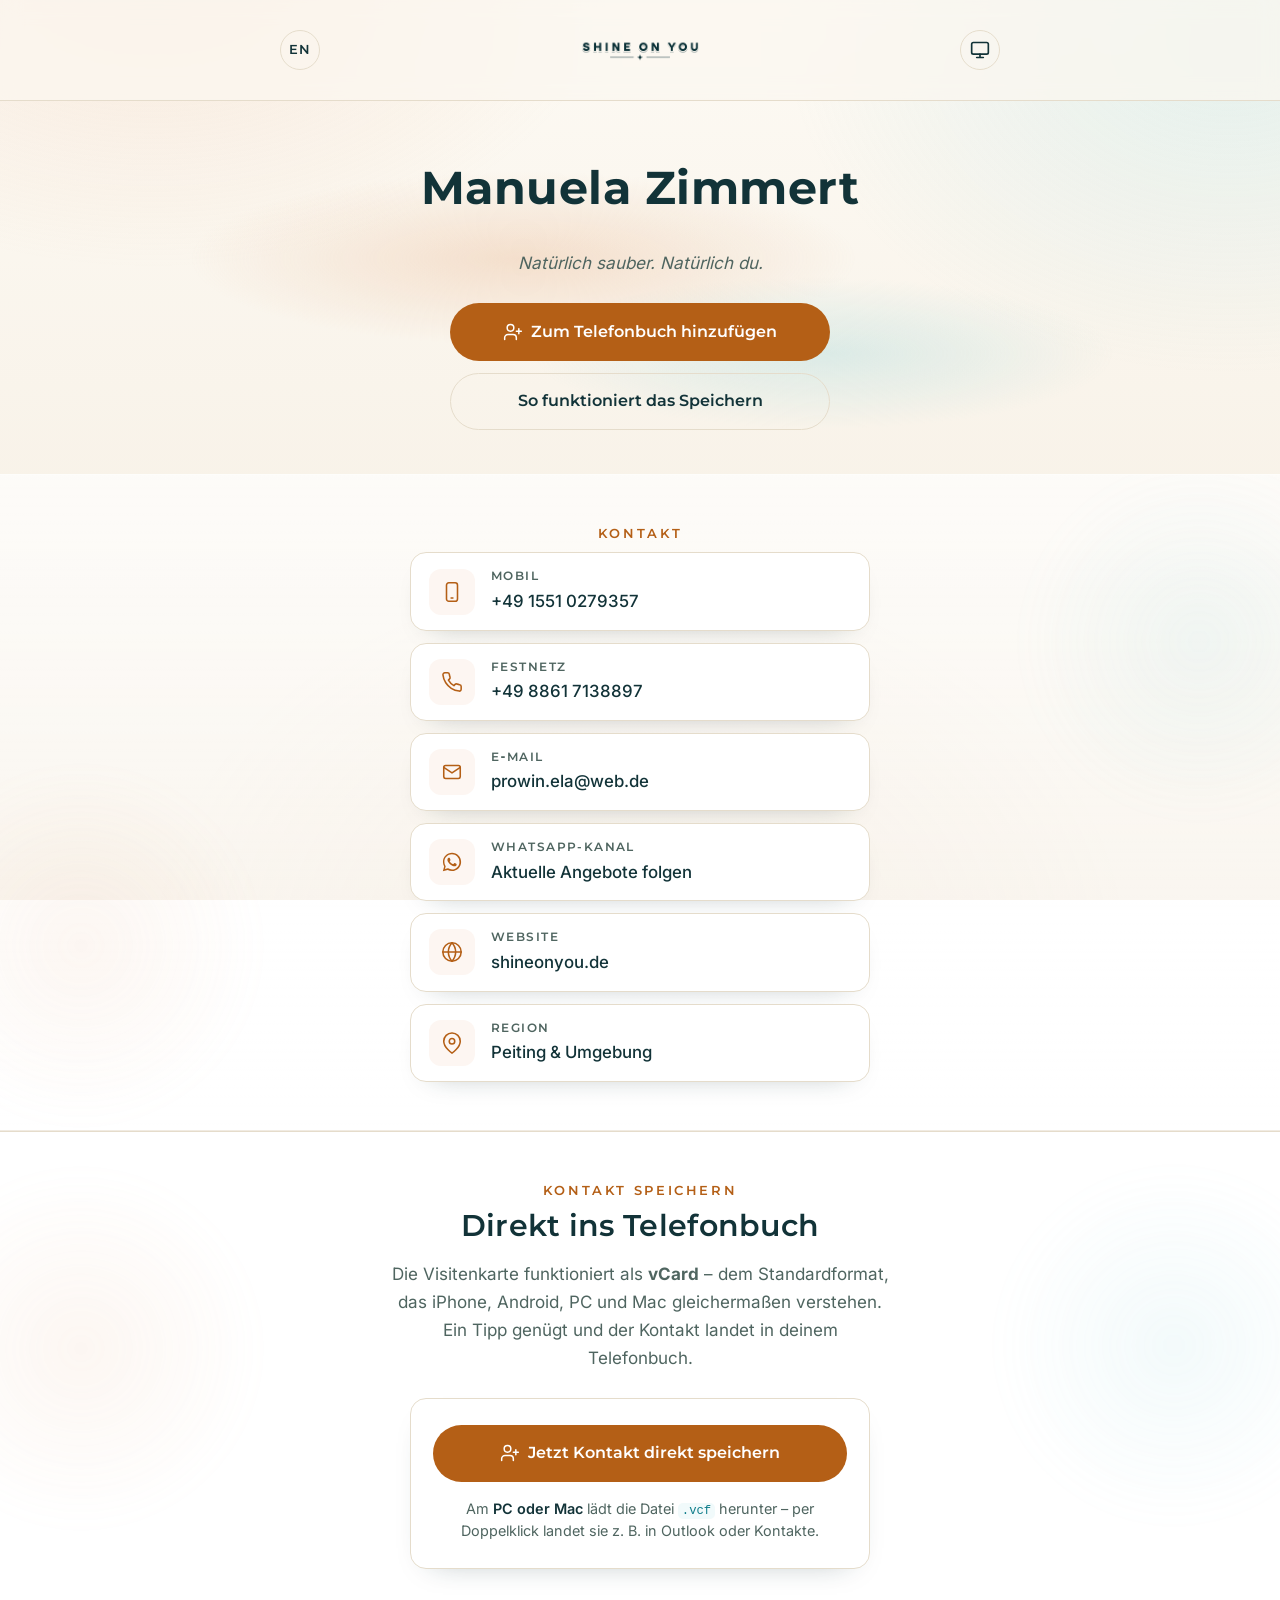
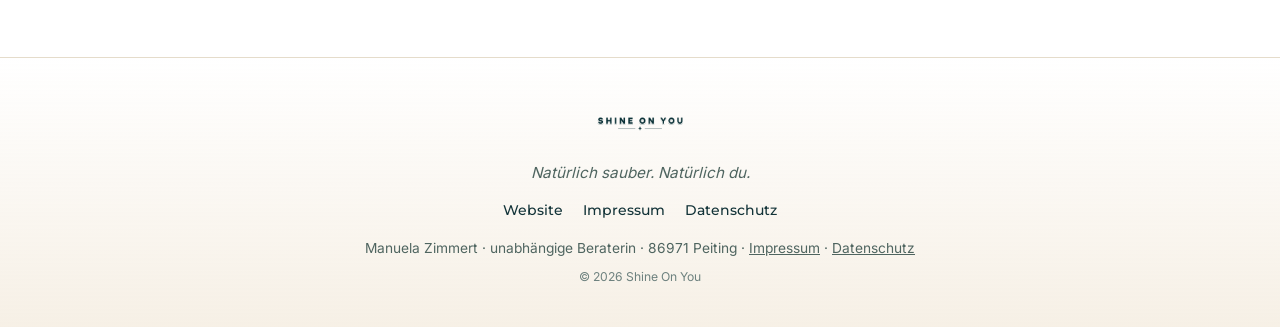
<file: index.html>
<!DOCTYPE html>
<html lang="de">
<head>
  <meta charset="UTF-8" />
  <meta name="viewport" content="width=device-width, initial-scale=1.0" />
  <title>Manuela Zimmert – Digitale Visitenkarte | Shine On You</title>
  <meta name="description" content="Digitale Visitenkarte von Manuela Zimmert – Beratung in Peiting. Kontakt per Telefon, E-Mail oder direkt ins Telefonbuch speichern (iOS, Android, vCard)." />
  <meta name="author" content="Manuela Zimmert" />
  <meta name="robots" content="noindex, nofollow" />
  <meta name="theme-color" content="#041f24" />

  <!-- Sprache des Systems: beim Einstieg auf die passende Fassung umleiten.
       Gleiche Logik wie auf shineonyou.de (dort shared/i18n.mjs). Crawler,
       automatisierte Browser und Klicks innerhalb der Karte bleiben, wo sie sind. -->
  <script>
    (function () {
      var KEY = "soy-lang", HERE = "de", FALLBACK = "en";
      var TARGET = {"de": "./", "en": "en/"};
      var has = function (k) { return Object.prototype.hasOwnProperty.call(TARGET, k); };
      /* Bewusste Wahl ueber den Umschalter merken */
      document.addEventListener("click", function (e) {
        var a = e.target && e.target.closest ? e.target.closest("a[data-lang]") : null;
        if (a) { try { localStorage.setItem(KEY, a.getAttribute("data-lang")); } catch (err) {} }
      });
      try {
        if (navigator.webdriver || /bot|crawl|spider|slurp|lighthouse|headless|preview/i.test(navigator.userAgent)) return;
        /* Wer innerhalb der Karte einem Link folgt, hat die Sprache gewaehlt */
        if (document.referrer.indexOf(location.origin + "/") === 0) return;
        var want = localStorage.getItem(KEY);
        if (!has(want)) {
          /* Erste Sprache aus der Systemliste, die es hier gibt; sonst Englisch */
          var list = navigator.languages && navigator.languages.length ? navigator.languages : [navigator.language || ""];
          want = FALLBACK;
          for (var i = 0; i < list.length; i++) {
            var l = String(list[i]).slice(0, 2).toLowerCase();
            if (has(l)) { want = l; break; }
          }
        }
        if (want !== HERE) location.replace(TARGET[want] + location.search + location.hash);
      } catch (err) { /* Speicher gesperrt: auf der aufgerufenen Seite bleiben */ }
    })();
  </script>

  <!-- Theme früh setzen (verhindert Aufblitzen des falschen Modus) -->
  <script>
    (function () {
      try {
        var stored = localStorage.getItem("soy-theme");
        var mode = stored === "light" || stored === "dark" ? stored : "system";
        var prefersLight = window.matchMedia("(prefers-color-scheme: light)").matches;
        var theme = mode === "system" ? (prefersLight ? "light" : "dark") : mode;
        document.documentElement.setAttribute("data-theme", theme);
        document.documentElement.setAttribute("data-theme-mode", mode);
      } catch (e) {
        document.documentElement.setAttribute("data-theme", "dark");
        document.documentElement.setAttribute("data-theme-mode", "system");
      }
    })();
  </script>

  <!-- Open Graph -->
  <meta property="og:title" content="Manuela Zimmert – Digitale Visitenkarte | Shine On You" />
  <meta property="og:description" content="Kontakt speichern leicht gemacht – Telefon, E-Mail und direkt ins Telefonbuch (iOS, Android, vCard)." />
  <meta property="og:type" content="profile" />
  <meta property="og:url" content="https://qr.shineonyou.de/" />
  <meta property="og:site_name" content="Shine On You" />
  <meta property="og:locale" content="de_DE" />
  <meta property="og:image" content="https://shineonyou.de/assets/img/og-image.jpg" />

  <link rel="icon" type="image/png" sizes="32x32" href="assets/img/favicon-32.png" />
  <link rel="apple-touch-icon" href="assets/img/apple-touch-icon.png" />

  <link rel="preload" as="font" type="font/woff2" href="assets/fonts/montserrat-latin.woff2" crossorigin />
  <link rel="preload" as="font" type="font/woff2" href="assets/fonts/inter-latin.woff2" crossorigin />

  <!-- Strukturierte Daten -->
  <script type="application/ld+json">
  {
    "@context": "https://schema.org",
    "@type": "Person",
    "name": "Manuela Zimmert",
    "alternateName": "Ela",
    "jobTitle": "Unabhängige Beraterin",
    "worksFor": { "@type": "Organization", "name": "Shine On You" },
    "telephone": ["+49 1551 0279357", "+49 8861 7138897"],
    "email": "prowin.ela@web.de",
    "url": "https://shineonyou.de/",
    "address": {
      "@type": "PostalAddress",
      "addressLocality": "Peiting",
      "postalCode": "86971",
      "addressCountry": "DE"
    }
  }
  </script>

  <link rel="stylesheet" href="css/fonts.css" />
  <link rel="stylesheet" href="css/card.css" />
</head>
<body>
  <!-- ===== Header ===== -->
  <header class="site-header">
    <div class="container header-inner">
      <a href="https://shineonyou.de/" class="brand" aria-label="Shine On You – zur Website">
        <img src="assets/img/wordmark.webp" alt="Shine On You" class="brand-logo" width="640" height="360" />
      </a>

      <a class="lang-switch" href="en/" hreflang="en" lang="en" data-lang="en" aria-label="English version" title="English version">EN</a>

      <button type="button" class="theme-toggle" data-theme-toggle aria-label="Zu hellem Design wechseln" aria-pressed="false">
        <svg class="icon-system" viewBox="0 0 24 24" fill="none" stroke="currentColor" stroke-width="2" stroke-linecap="round" stroke-linejoin="round" aria-hidden="true"><rect x="2" y="3" width="20" height="14" rx="2"/><path d="M8 21h8M12 17v4"/></svg>
        <svg class="icon-sun" viewBox="0 0 24 24" fill="none" stroke="currentColor" stroke-width="2" stroke-linecap="round" stroke-linejoin="round" aria-hidden="true"><circle cx="12" cy="12" r="4"/><path d="M12 2v2M12 20v2M4.93 4.93l1.41 1.41M17.66 17.66l1.41 1.41M2 12h2M20 12h2M6.34 17.66l-1.41 1.41M19.07 4.93l-1.41 1.41"/></svg>
        <svg class="icon-moon" viewBox="0 0 24 24" fill="none" stroke="currentColor" stroke-width="2" stroke-linecap="round" stroke-linejoin="round" aria-hidden="true"><path d="M21 12.79A9 9 0 1 1 11.21 3 7 7 0 0 0 21 12.79z"/></svg>
      </button>
    </div>
  </header>

  <main class="card-main">
    <!-- ===== Profil / Hero ===== -->
    <section class="hero">
      <span class="hero-glow" data-parallax="0.30" aria-hidden="true"></span>
      <div class="container">
        <div class="profile">
          <h1>Manuela Zimmert</h1>
          <br />
          <p class="profile-tag">Natürlich sauber. Natürlich du.</p>

          <div class="profile-cta">
            <a href="manuela-zimmert.vcf" class="btn btn-sun btn-block" id="saveContact" download="Manuela-Zimmert.vcf">
              <svg viewBox="0 0 24 24" fill="none" stroke="currentColor" stroke-width="1.8" stroke-linecap="round" stroke-linejoin="round" aria-hidden="true"><path d="M16 21v-2a4 4 0 0 0-4-4H6a4 4 0 0 0-4 4v2"/><circle cx="9" cy="7" r="4"/><path d="M19 8v6M22 11h-6"/></svg>
              Zum Telefonbuch hinzufügen
            </a>
            <a href="#speichern" class="btn btn-ghost btn-block">So funktioniert das Speichern</a>
          </div>
        </div>
      </div>
    </section>

    <!-- ===== Kontaktdaten ===== -->
    <section class="section section-alt" id="kontakt">
      <span class="section-glow wave" data-parallax="0.08" style="top:-12%; right:-14%;" aria-hidden="true"></span>
      <span class="section-glow sun" data-parallax="0.06" style="bottom:-16%; left:-14%;" aria-hidden="true"></span>
      <div class="container">
        <p class="section-kicker">Kontakt</p>
        <h2 class="visually-hidden">Kontaktdaten</h2>
        <ul class="contact-list">
          <li>
            <a class="contact-item" href="tel:+4915510279357" aria-label="Mobil anrufen: plus 49 1551 0279357" style="text-decoration:none;">
              <span class="contact-ic" aria-hidden="true">
                <svg viewBox="0 0 24 24" fill="none" stroke="currentColor" stroke-width="1.7" stroke-linecap="round" stroke-linejoin="round"><rect x="6" y="2" width="12" height="20" rx="2.5"/><path d="M11 18.5h2"/></svg>
              </span>
              <span class="contact-text">
                <span class="contact-label">Mobil</span>
                <span class="contact-value">+49 1551 0279357</span>
              </span>
            </a>
          </li>
          <li>
            <a class="contact-item" href="tel:+4988617138897" aria-label="Festnetz anrufen: plus 49 8861 7138897" style="text-decoration:none;">
              <span class="contact-ic" aria-hidden="true">
                <svg viewBox="0 0 24 24" fill="none" stroke="currentColor" stroke-width="1.7" stroke-linecap="round" stroke-linejoin="round"><path d="M22 16.92v3a2 2 0 0 1-2.18 2 19.79 19.79 0 0 1-8.63-3.07 19.5 19.5 0 0 1-6-6 19.79 19.79 0 0 1-3.07-8.67A2 2 0 0 1 4.11 2h3a2 2 0 0 1 2 1.72c.13.96.36 1.9.7 2.81a2 2 0 0 1-.45 2.11L8.09 9.91a16 16 0 0 0 6 6l1.27-1.27a2 2 0 0 1 2.11-.45c.9.34 1.85.57 2.81.7A2 2 0 0 1 22 16.92z"/></svg>
              </span>
              <span class="contact-text">
                <span class="contact-label">Festnetz</span>
                <span class="contact-value">+49 8861 7138897</span>
              </span>
            </a>
          </li>
          <li>
            <a class="contact-item" href="mailto:prowin.ela@web.de" style="text-decoration:none;">
              <span class="contact-ic" aria-hidden="true">
                <svg viewBox="0 0 24 24" fill="none" stroke="currentColor" stroke-width="1.7" stroke-linecap="round" stroke-linejoin="round"><rect x="3" y="5" width="18" height="14" rx="2"/><path d="m3 7 9 6 9-6"/></svg>
              </span>
              <span class="contact-text">
                <span class="contact-label">E‑Mail</span>
                <span class="contact-value">prowin.ela@web.de</span>
              </span>
            </a>
          </li>
          <li>
            <a class="contact-item" href="https://whatsapp.com/channel/0029VbClTooIiRp0MGUxjS3F" target="_blank" rel="noopener" style="text-decoration:none;">
              <span class="contact-ic" aria-hidden="true">
                <svg viewBox="0 0 24 24" fill="currentColor"><path d="M12.04 2C6.58 2 2.13 6.45 2.13 11.91c0 1.75.46 3.46 1.32 4.97L2 22l5.25-1.38c1.45.79 3.08 1.21 4.79 1.21 5.46 0 9.91-4.45 9.91-9.91S17.5 2 12.04 2zm0 18.13c-1.52 0-3-.41-4.3-1.18l-.31-.18-3.12.82.83-3.04-.2-.31a8.2 8.2 0 0 1-1.26-4.35c0-4.54 3.7-8.23 8.24-8.23 2.2 0 4.27.86 5.82 2.42a8.16 8.16 0 0 1 2.41 5.82c0 4.54-3.69 8.24-8.23 8.24zm4.52-6.16c-.25-.12-1.47-.72-1.69-.81-.23-.08-.39-.12-.56.12-.16.25-.64.81-.79.97-.14.16-.29.18-.54.06-.25-.12-1.05-.39-1.99-1.23-.74-.66-1.23-1.47-1.38-1.72-.14-.25-.02-.38.11-.5.11-.11.25-.29.37-.43.12-.14.16-.25.25-.41.08-.16.04-.31-.02-.43-.06-.12-.56-1.34-.76-1.84-.2-.48-.41-.42-.56-.43-.14-.01-.31-.01-.48-.01-.16 0-.43.06-.66.31-.23.25-.87.85-.87 2.07 0 1.22.89 2.4 1.01 2.56.12.16 1.75 2.67 4.23 3.74.59.26 1.05.41 1.41.52.59.19 1.13.16 1.56.1.48-.07 1.47-.6 1.68-1.18.21-.58.21-1.07.14-1.18-.06-.11-.22-.17-.47-.29z"/></svg>
              </span>
              <span class="contact-text">
                <span class="contact-label">WhatsApp-Kanal</span>
                <span class="contact-value">Aktuelle Angebote folgen</span>
              </span>
            </a>
          </li>
          <li>
            <a class="contact-item" href="https://shineonyou.de/" style="text-decoration:none;">
              <span class="contact-ic" aria-hidden="true">
                <svg viewBox="0 0 24 24" fill="none" stroke="currentColor" stroke-width="1.7" stroke-linecap="round" stroke-linejoin="round"><circle cx="12" cy="12" r="10"/><path d="M2 12h20"/><path d="M12 2a15.3 15.3 0 0 1 4 10 15.3 15.3 0 0 1-4 10 15.3 15.3 0 0 1-4-10 15.3 15.3 0 0 1 4-10z"/></svg>
              </span>
              <span class="contact-text">
                <span class="contact-label">Website</span>
                <span class="contact-value">shineonyou.de</span>
              </span>
            </a>
          </li>
          <li>
            <div class="contact-item">
              <span class="contact-ic" aria-hidden="true">
                <svg viewBox="0 0 24 24" fill="none" stroke="currentColor" stroke-width="1.7" stroke-linecap="round" stroke-linejoin="round"><path d="M21 10c0 7-9 13-9 13s-9-6-9-13a9 9 0 0 1 18 0z"/><circle cx="12" cy="10" r="3"/></svg>
              </span>
              <span class="contact-text">
                <span class="contact-label">Region</span>
                <span class="contact-value">Peiting &amp; Umgebung</span>
              </span>
            </div>
          </li>
        </ul>
      </div>
    </section>

    <!-- ===== Speichern / QR ===== -->
    <section class="section" id="speichern">
      <span class="section-glow sun" data-parallax="0.07" style="top:4%; left:-14%;" aria-hidden="true"></span>
      <span class="section-glow wave" data-parallax="0.09" style="bottom:-14%; right:-12%;" aria-hidden="true"></span>
      <div class="container">
        <p class="section-kicker">Kontakt speichern</p>
        <h2>Direkt ins Telefonbuch</h2>
        <p class="section-sub">
          Die Visitenkarte funktioniert als <strong>vCard</strong> – dem Standardformat,
          das iPhone, Android, PC und Mac gleichermaßen verstehen. Ein Tipp genügt und
          der Kontakt landet in deinem Telefonbuch.
        </p>

        <!-- Ein Weg für alle Geräte – die vCard ist überall dieselbe Datei -->
        <div class="save-box">
          <a href="manuela-zimmert.vcf" class="btn btn-sun btn-save" download="Manuela-Zimmert.vcf">
            <svg viewBox="0 0 24 24" fill="none" stroke="currentColor" stroke-width="1.8" stroke-linecap="round" stroke-linejoin="round" aria-hidden="true"><path d="M16 21v-2a4 4 0 0 0-4-4H6a4 4 0 0 0-4 4v2"/><circle cx="9" cy="7" r="4"/><path d="M19 8v6M22 11h-6"/></svg>
            Jetzt Kontakt direkt speichern
          </a>

          <ul class="save-hints">
            <li data-platform="ios">
              Auf dem <strong>iPhone</strong> öffnet sich die Kontaktkarte – dann auf
              „Neuen Kontakt sichern" tippen.
            </li>
            <li data-platform="android">
              Auf <strong>Android</strong> wird die vCard geladen – dann in
              „Kontakte importieren" bestätigen.
            </li>
            <li data-platform="desktop">
              Am <strong>PC oder Mac</strong> lädt die Datei <code>.vcf</code> herunter –
              per Doppelklick landet sie z.&nbsp;B. in Outlook oder Kontakte.
            </li>
          </ul>
        </div>
      </div>
    </section>
  </main>

  <!-- ===== Footer ===== -->
  <footer class="site-footer">
    <div class="container">
      <img src="assets/img/wordmark.webp" alt="Shine On You" class="footer-logo" width="640" height="360" loading="lazy" decoding="async" />
      <p class="footer-tag">Natürlich sauber. Natürlich du.</p>
      <nav class="footer-nav" aria-label="Footer-Navigation">
        <a href="https://shineonyou.de/">Website</a>
        <a href="https://shineonyou.de/impressum.html">Impressum</a>
        <a href="https://shineonyou.de/datenschutz.html">Datenschutz</a>
      </nav>
      <p class="footer-legal">
        Manuela Zimmert · unabhängige Beraterin · 86971 Peiting ·
        <a href="https://shineonyou.de/impressum.html">Impressum</a> ·
        <a href="https://shineonyou.de/datenschutz.html">Datenschutz</a>
      </p>
      <p class="footer-fine">&copy; <span id="year"></span> Shine On You</p>
    </div>
  </footer>

  <script src="js/theme.js" defer></script>
  <script src="js/card.js"></script>
</body>
</html>
</file>
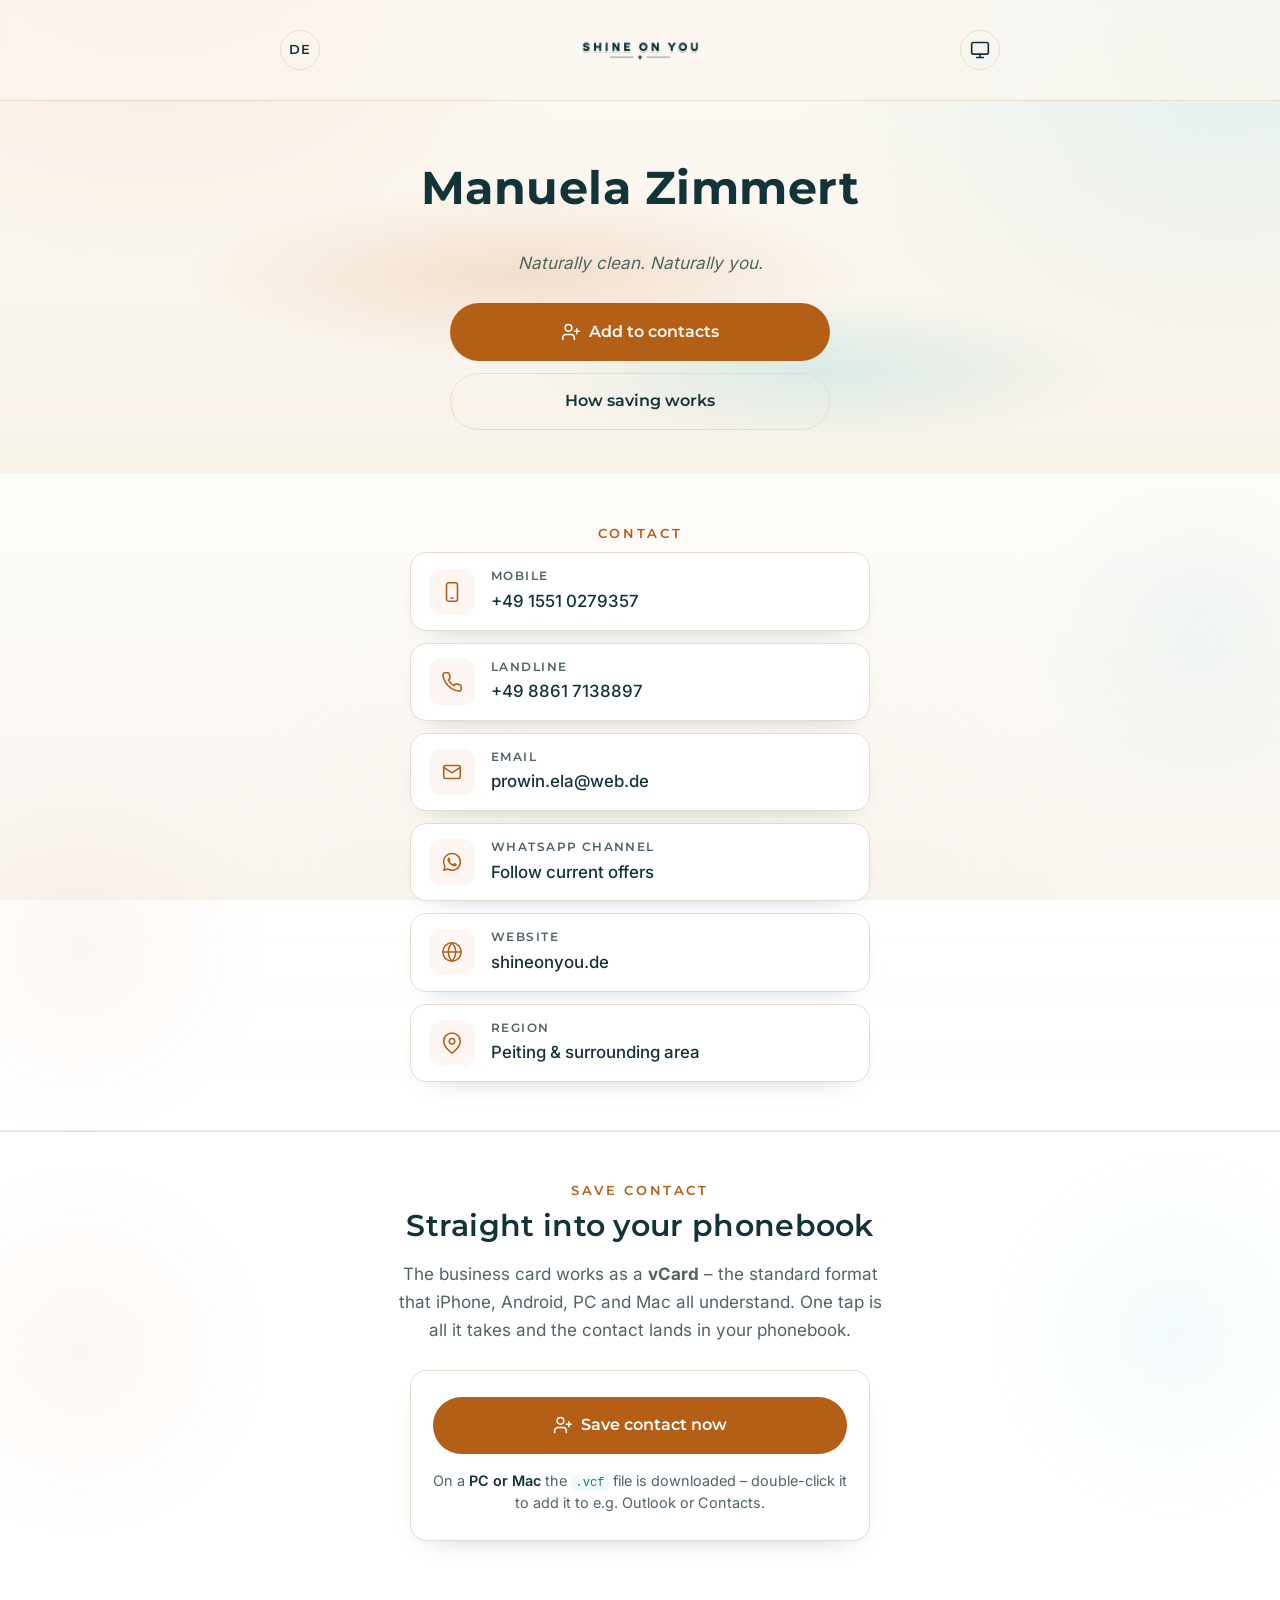
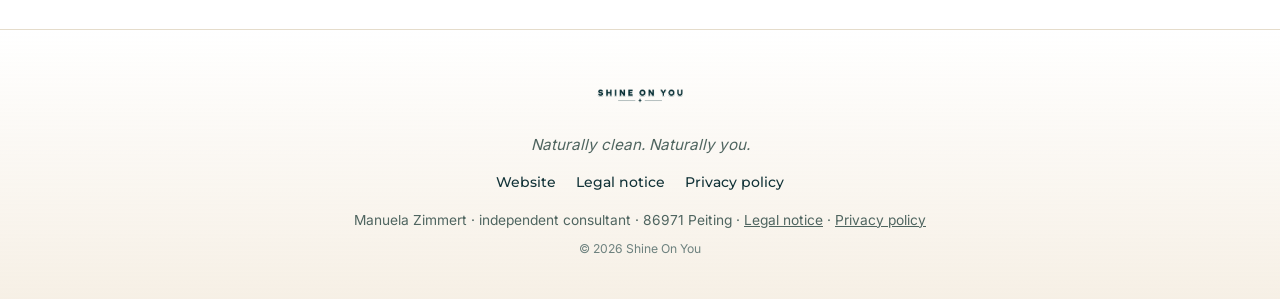
<file: en/index.html>
<!DOCTYPE html>
<html lang="en">
<head>
  <meta charset="UTF-8" />
  <meta name="viewport" content="width=device-width, initial-scale=1.0" />
  <title>Manuela Zimmert – Digital business card | Shine On You</title>
  <meta name="description" content="Digital business card of Manuela Zimmert – consultation in Peiting. Get in touch by phone or email, or save the contact straight to your phonebook (iOS, Android, vCard)." />
  <meta name="author" content="Manuela Zimmert" />
  <meta name="robots" content="noindex, nofollow" />
  <meta name="theme-color" content="#041f24" />

  <!-- Sprache des Systems: beim Einstieg auf die passende Fassung umleiten.
       Gleiche Logik wie auf shineonyou.de (dort shared/i18n.mjs). Crawler,
       automatisierte Browser und Klicks innerhalb der Karte bleiben, wo sie sind. -->
  <script>
    (function () {
      var KEY = "soy-lang", HERE = "en", FALLBACK = "en";
      var TARGET = {"de": "../", "en": "./"};
      var has = function (k) { return Object.prototype.hasOwnProperty.call(TARGET, k); };
      /* Bewusste Wahl ueber den Umschalter merken */
      document.addEventListener("click", function (e) {
        var a = e.target && e.target.closest ? e.target.closest("a[data-lang]") : null;
        if (a) { try { localStorage.setItem(KEY, a.getAttribute("data-lang")); } catch (err) {} }
      });
      try {
        if (navigator.webdriver || /bot|crawl|spider|slurp|lighthouse|headless|preview/i.test(navigator.userAgent)) return;
        /* Wer innerhalb der Karte einem Link folgt, hat die Sprache gewaehlt */
        if (document.referrer.indexOf(location.origin + "/") === 0) return;
        var want = localStorage.getItem(KEY);
        if (!has(want)) {
          /* Erste Sprache aus der Systemliste, die es hier gibt; sonst Englisch */
          var list = navigator.languages && navigator.languages.length ? navigator.languages : [navigator.language || ""];
          want = FALLBACK;
          for (var i = 0; i < list.length; i++) {
            var l = String(list[i]).slice(0, 2).toLowerCase();
            if (has(l)) { want = l; break; }
          }
        }
        if (want !== HERE) location.replace(TARGET[want] + location.search + location.hash);
      } catch (err) { /* Speicher gesperrt: auf der aufgerufenen Seite bleiben */ }
    })();
  </script>

  <!-- Theme frueh setzen (verhindert Aufblitzen des falschen Modus) -->
  <script>
    (function () {
      try {
        var stored = localStorage.getItem("soy-theme");
        var mode = stored === "light" || stored === "dark" ? stored : "system";
        var prefersLight = window.matchMedia("(prefers-color-scheme: light)").matches;
        var theme = mode === "system" ? (prefersLight ? "light" : "dark") : mode;
        document.documentElement.setAttribute("data-theme", theme);
        document.documentElement.setAttribute("data-theme-mode", mode);
      } catch (e) {
        document.documentElement.setAttribute("data-theme", "dark");
        document.documentElement.setAttribute("data-theme-mode", "system");
      }
    })();
  </script>

  <!-- Open Graph -->
  <meta property="og:title" content="Manuela Zimmert – Digital business card | Shine On You" />
  <meta property="og:description" content="Saving the contact made easy – phone, email and straight into your phonebook (iOS, Android, vCard)." />
  <meta property="og:type" content="profile" />
  <meta property="og:url" content="https://qr.shineonyou.de/en/" />
  <meta property="og:site_name" content="Shine On You" />
  <meta property="og:locale" content="en_GB" />
  <meta property="og:image" content="https://shineonyou.de/assets/img/og-image.jpg" />

  <link rel="icon" type="image/png" sizes="32x32" href="../assets/img/favicon-32.png" />
  <link rel="apple-touch-icon" href="../assets/img/apple-touch-icon.png" />

  <link rel="preload" as="font" type="font/woff2" href="../assets/fonts/montserrat-latin.woff2" crossorigin />
  <link rel="preload" as="font" type="font/woff2" href="../assets/fonts/inter-latin.woff2" crossorigin />

  <!-- Strukturierte Daten -->
  <script type="application/ld+json">
  {
    "@context": "https://schema.org",
    "@type": "Person",
    "name": "Manuela Zimmert",
    "alternateName": "Ela",
    "jobTitle": "Independent consultant",
    "worksFor": { "@type": "Organization", "name": "Shine On You" },
    "telephone": ["+49 1551 0279357", "+49 8861 7138897"],
    "email": "prowin.ela@web.de",
    "url": "https://shineonyou.de/",
    "address": {
      "@type": "PostalAddress",
      "addressLocality": "Peiting",
      "postalCode": "86971",
      "addressCountry": "DE"
    }
  }
  </script>

  <link rel="stylesheet" href="../css/fonts.css" />
  <link rel="stylesheet" href="../css/card.css" />
</head>
<body>
  <!-- ===== Header ===== -->
  <header class="site-header">
    <div class="container header-inner">
      <a href="https://shineonyou.de/en/" class="brand" aria-label="Shine On You – to the website">
        <img src="../assets/img/wordmark.webp" alt="Shine On You" class="brand-logo" width="640" height="360" />
      </a>

      <a class="lang-switch" href="../" hreflang="de" lang="de" data-lang="de" aria-label="Deutsche Version" title="Deutsche Version">DE</a>

      <button type="button" class="theme-toggle" data-theme-toggle aria-label="Switch to light design" aria-pressed="false">
        <svg class="icon-system" viewBox="0 0 24 24" fill="none" stroke="currentColor" stroke-width="2" stroke-linecap="round" stroke-linejoin="round" aria-hidden="true"><rect x="2" y="3" width="20" height="14" rx="2"/><path d="M8 21h8M12 17v4"/></svg>
        <svg class="icon-sun" viewBox="0 0 24 24" fill="none" stroke="currentColor" stroke-width="2" stroke-linecap="round" stroke-linejoin="round" aria-hidden="true"><circle cx="12" cy="12" r="4"/><path d="M12 2v2M12 20v2M4.93 4.93l1.41 1.41M17.66 17.66l1.41 1.41M2 12h2M20 12h2M6.34 17.66l-1.41 1.41M19.07 4.93l-1.41 1.41"/></svg>
        <svg class="icon-moon" viewBox="0 0 24 24" fill="none" stroke="currentColor" stroke-width="2" stroke-linecap="round" stroke-linejoin="round" aria-hidden="true"><path d="M21 12.79A9 9 0 1 1 11.21 3 7 7 0 0 0 21 12.79z"/></svg>
      </button>
    </div>
  </header>

  <main class="card-main">
    <!-- ===== Profil / Hero ===== -->
    <section class="hero">
      <span class="hero-glow" data-parallax="0.30" aria-hidden="true"></span>
      <div class="container">
        <div class="profile">
          <h1>Manuela Zimmert</h1>
          <br />
          <p class="profile-tag">Naturally clean. Naturally you.</p>

          <div class="profile-cta">
            <a href="../manuela-zimmert.vcf" class="btn btn-sun btn-block" id="saveContact" download="Manuela-Zimmert.vcf">
              <svg viewBox="0 0 24 24" fill="none" stroke="currentColor" stroke-width="1.8" stroke-linecap="round" stroke-linejoin="round" aria-hidden="true"><path d="M16 21v-2a4 4 0 0 0-4-4H6a4 4 0 0 0-4 4v2"/><circle cx="9" cy="7" r="4"/><path d="M19 8v6M22 11h-6"/></svg>
              Add to contacts
            </a>
            <a href="#speichern" class="btn btn-ghost btn-block">How saving works</a>
          </div>
        </div>
      </div>
    </section>

    <!-- ===== Kontaktdaten ===== -->
    <section class="section section-alt" id="kontakt">
      <span class="section-glow wave" data-parallax="0.08" style="top:-12%; right:-14%;" aria-hidden="true"></span>
      <span class="section-glow sun" data-parallax="0.06" style="bottom:-16%; left:-14%;" aria-hidden="true"></span>
      <div class="container">
        <p class="section-kicker">Contact</p>
        <h2 class="visually-hidden">Contact details</h2>
        <ul class="contact-list">
          <li>
            <a class="contact-item" href="tel:+4915510279357" aria-label="Call mobile: plus 49 1551 0279357" style="text-decoration:none;">
              <span class="contact-ic" aria-hidden="true">
                <svg viewBox="0 0 24 24" fill="none" stroke="currentColor" stroke-width="1.7" stroke-linecap="round" stroke-linejoin="round"><rect x="6" y="2" width="12" height="20" rx="2.5"/><path d="M11 18.5h2"/></svg>
              </span>
              <span class="contact-text">
                <span class="contact-label">Mobile</span>
                <span class="contact-value">+49 1551 0279357</span>
              </span>
            </a>
          </li>
          <li>
            <a class="contact-item" href="tel:+4988617138897" aria-label="Call landline: plus 49 8861 7138897" style="text-decoration:none;">
              <span class="contact-ic" aria-hidden="true">
                <svg viewBox="0 0 24 24" fill="none" stroke="currentColor" stroke-width="1.7" stroke-linecap="round" stroke-linejoin="round"><path d="M22 16.92v3a2 2 0 0 1-2.18 2 19.79 19.79 0 0 1-8.63-3.07 19.5 19.5 0 0 1-6-6 19.79 19.79 0 0 1-3.07-8.67A2 2 0 0 1 4.11 2h3a2 2 0 0 1 2 1.72c.13.96.36 1.9.7 2.81a2 2 0 0 1-.45 2.11L8.09 9.91a16 16 0 0 0 6 6l1.27-1.27a2 2 0 0 1 2.11-.45c.9.34 1.85.57 2.81.7A2 2 0 0 1 22 16.92z"/></svg>
              </span>
              <span class="contact-text">
                <span class="contact-label">Landline</span>
                <span class="contact-value">+49 8861 7138897</span>
              </span>
            </a>
          </li>
          <li>
            <a class="contact-item" href="mailto:prowin.ela@web.de" style="text-decoration:none;">
              <span class="contact-ic" aria-hidden="true">
                <svg viewBox="0 0 24 24" fill="none" stroke="currentColor" stroke-width="1.7" stroke-linecap="round" stroke-linejoin="round"><rect x="3" y="5" width="18" height="14" rx="2"/><path d="m3 7 9 6 9-6"/></svg>
              </span>
              <span class="contact-text">
                <span class="contact-label">Email</span>
                <span class="contact-value">prowin.ela@web.de</span>
              </span>
            </a>
          </li>
          <li>
            <a class="contact-item" href="https://whatsapp.com/channel/0029VbClTooIiRp0MGUxjS3F" target="_blank" rel="noopener" style="text-decoration:none;">
              <span class="contact-ic" aria-hidden="true">
                <svg viewBox="0 0 24 24" fill="currentColor"><path d="M12.04 2C6.58 2 2.13 6.45 2.13 11.91c0 1.75.46 3.46 1.32 4.97L2 22l5.25-1.38c1.45.79 3.08 1.21 4.79 1.21 5.46 0 9.91-4.45 9.91-9.91S17.5 2 12.04 2zm0 18.13c-1.52 0-3-.41-4.3-1.18l-.31-.18-3.12.82.83-3.04-.2-.31a8.2 8.2 0 0 1-1.26-4.35c0-4.54 3.7-8.23 8.24-8.23 2.2 0 4.27.86 5.82 2.42a8.16 8.16 0 0 1 2.41 5.82c0 4.54-3.69 8.24-8.23 8.24zm4.52-6.16c-.25-.12-1.47-.72-1.69-.81-.23-.08-.39-.12-.56.12-.16.25-.64.81-.79.97-.14.16-.29.18-.54.06-.25-.12-1.05-.39-1.99-1.23-.74-.66-1.23-1.47-1.38-1.72-.14-.25-.02-.38.11-.5.11-.11.25-.29.37-.43.12-.14.16-.25.25-.41.08-.16.04-.31-.02-.43-.06-.12-.56-1.34-.76-1.84-.2-.48-.41-.42-.56-.43-.14-.01-.31-.01-.48-.01-.16 0-.43.06-.66.31-.23.25-.87.85-.87 2.07 0 1.22.89 2.4 1.01 2.56.12.16 1.75 2.67 4.23 3.74.59.26 1.05.41 1.41.52.59.19 1.13.16 1.56.1.48-.07 1.47-.6 1.68-1.18.21-.58.21-1.07.14-1.18-.06-.11-.22-.17-.47-.29z"/></svg>
              </span>
              <span class="contact-text">
                <span class="contact-label">WhatsApp channel</span>
                <span class="contact-value">Follow current offers</span>
              </span>
            </a>
          </li>
          <li>
            <a class="contact-item" href="https://shineonyou.de/en/" style="text-decoration:none;">
              <span class="contact-ic" aria-hidden="true">
                <svg viewBox="0 0 24 24" fill="none" stroke="currentColor" stroke-width="1.7" stroke-linecap="round" stroke-linejoin="round"><circle cx="12" cy="12" r="10"/><path d="M2 12h20"/><path d="M12 2a15.3 15.3 0 0 1 4 10 15.3 15.3 0 0 1-4 10 15.3 15.3 0 0 1-4-10 15.3 15.3 0 0 1 4-10z"/></svg>
              </span>
              <span class="contact-text">
                <span class="contact-label">Website</span>
                <span class="contact-value">shineonyou.de</span>
              </span>
            </a>
          </li>
          <li>
            <div class="contact-item">
              <span class="contact-ic" aria-hidden="true">
                <svg viewBox="0 0 24 24" fill="none" stroke="currentColor" stroke-width="1.7" stroke-linecap="round" stroke-linejoin="round"><path d="M21 10c0 7-9 13-9 13s-9-6-9-13a9 9 0 0 1 18 0z"/><circle cx="12" cy="10" r="3"/></svg>
              </span>
              <span class="contact-text">
                <span class="contact-label">Region</span>
                <span class="contact-value">Peiting &amp; surrounding area</span>
              </span>
            </div>
          </li>
        </ul>
      </div>
    </section>

    <!-- ===== Speichern / QR ===== -->
    <section class="section" id="speichern">
      <span class="section-glow sun" data-parallax="0.07" style="top:4%; left:-14%;" aria-hidden="true"></span>
      <span class="section-glow wave" data-parallax="0.09" style="bottom:-14%; right:-12%;" aria-hidden="true"></span>
      <div class="container">
        <p class="section-kicker">Save contact</p>
        <h2>Straight into your phonebook</h2>
        <p class="section-sub">
          The business card works as a <strong>vCard</strong> – the standard format
          that iPhone, Android, PC and Mac all understand. One tap is all it takes and
          the contact lands in your phonebook.
        </p>

        <!-- Ein Weg fuer alle Geraete – die vCard ist ueberall dieselbe Datei -->
        <div class="save-box">
          <a href="../manuela-zimmert.vcf" class="btn btn-sun btn-save" download="Manuela-Zimmert.vcf">
            <svg viewBox="0 0 24 24" fill="none" stroke="currentColor" stroke-width="1.8" stroke-linecap="round" stroke-linejoin="round" aria-hidden="true"><path d="M16 21v-2a4 4 0 0 0-4-4H6a4 4 0 0 0-4 4v2"/><circle cx="9" cy="7" r="4"/><path d="M19 8v6M22 11h-6"/></svg>
            Save contact now
          </a>

          <ul class="save-hints">
            <li data-platform="ios">
              On an <strong>iPhone</strong> the contact card opens – then tap
              “Create New Contact”.
            </li>
            <li data-platform="android">
              On <strong>Android</strong> the vCard is downloaded – then confirm
              under “Import contacts”.
            </li>
            <li data-platform="desktop">
              On a <strong>PC or Mac</strong> the <code>.vcf</code> file is downloaded –
              double-click it to add it to e.g. Outlook or Contacts.
            </li>
          </ul>
        </div>
      </div>
    </section>
  </main>

  <!-- ===== Footer ===== -->
  <footer class="site-footer">
    <div class="container">
      <img src="../assets/img/wordmark.webp" alt="Shine On You" class="footer-logo" width="640" height="360" loading="lazy" decoding="async" />
      <p class="footer-tag">Naturally clean. Naturally you.</p>
      <nav class="footer-nav" aria-label="Footer navigation">
        <a href="https://shineonyou.de/en/">Website</a>
        <a href="https://shineonyou.de/en/impressum.html">Legal notice</a>
        <a href="https://shineonyou.de/en/datenschutz.html">Privacy policy</a>
      </nav>
      <p class="footer-legal">
        Manuela Zimmert · independent consultant · 86971 Peiting ·
        <a href="https://shineonyou.de/en/impressum.html">Legal notice</a> ·
        <a href="https://shineonyou.de/en/datenschutz.html">Privacy policy</a>
      </p>
      <p class="footer-fine">&copy; <span id="year"></span> Shine On You</p>
    </div>
  </footer>

  <script src="../js/theme.js" defer></script>
  <script src="../js/card.js"></script>
</body>
</html>
</file>
<file: css/fonts.css>
/* Lokal eingebundene Variable Fonts (DSGVO - kein externer Aufruf bei Google) */

@font-face {
  font-family: 'Inter';
  font-style: normal;
  font-weight: 400 700;
  font-display: swap;
  src: url('../assets/fonts/inter-latin-ext.woff2') format('woff2');
  unicode-range: U+0100-02BA, U+02BD-02C5, U+02C7-02CC, U+02CE-02D7, U+02DD-02FF, U+0304, U+0308, U+0329, U+1D00-1DBF, U+1E00-1E9F, U+1EF2-1EFF, U+2020, U+20A0-20AB, U+20AD-20C0, U+2113, U+2C60-2C7F, U+A720-A7FF;
}

@font-face {
  font-family: 'Inter';
  font-style: normal;
  font-weight: 400 700;
  font-display: swap;
  src: url('../assets/fonts/inter-latin.woff2') format('woff2');
  unicode-range: U+0000-00FF, U+0131, U+0152-0153, U+02BB-02BC, U+02C6, U+02DA, U+02DC, U+0304, U+0308, U+0329, U+2000-206F, U+20AC, U+2122, U+2191, U+2193, U+2212, U+2215, U+FEFF, U+FFFD;
}

@font-face {
  font-family: 'Montserrat';
  font-style: normal;
  font-weight: 500 700;
  font-display: swap;
  src: url('../assets/fonts/montserrat-latin-ext.woff2') format('woff2');
  unicode-range: U+0100-02BA, U+02BD-02C5, U+02C7-02CC, U+02CE-02D7, U+02DD-02FF, U+0304, U+0308, U+0329, U+1D00-1DBF, U+1E00-1E9F, U+1EF2-1EFF, U+2020, U+20A0-20AB, U+20AD-20C0, U+2113, U+2C60-2C7F, U+A720-A7FF;
}

@font-face {
  font-family: 'Montserrat';
  font-style: normal;
  font-weight: 500 700;
  font-display: swap;
  src: url('../assets/fonts/montserrat-latin.woff2') format('woff2');
  unicode-range: U+0000-00FF, U+0131, U+0152-0153, U+02BB-02BC, U+02C6, U+02DA, U+02DC, U+0304, U+0308, U+0329, U+2000-206F, U+20AC, U+2122, U+2191, U+2193, U+2212, U+2215, U+FEFF, U+FFFD;
}
</file>
<file: css/card.css>
/* ============================================================
   Shine On You — Digitale Visitenkarte
   Markenfarben & Typo aus der Hauptseite (shineonyou.de) übernommen
   ============================================================ */

:root {
  --petrol:        #041f24;  /* tiefes Petrol – Haupt-Hintergrund */
  --petrol-2:      #082b30;  /* etwas heller – alternierende Flächen */
  --petrol-card:   #0c373d;  /* Karten/Felder */
  --petrol-line:   #18484e;  /* Rahmen/Linien */

  --cream:         #f7f1e8;  /* Haupt-Textfarbe auf Petrol */
  --cream-dim:     #cdd9d6;  /* gedämpfter Text */

  --sun:           #e9b690;  /* Sonne / Pfirsich */
  --sun-deep:      #d99a68;  /* Sonne kräftiger (Hover) */
  --wave:          #8ed2d9;  /* Welle / Türkis */
  --wave-deep:     #5fb6c2;  /* Welle kräftiger (Hover) */

  --maxw: 720px;
  --radius: 16px;
  --shadow: 0 18px 40px -22px rgba(0, 0, 0, 0.7);

  --font-head: "Montserrat", system-ui, sans-serif;
  --font-body: "Inter", system-ui, -apple-system, Segoe UI, Roboto, sans-serif;

  /* Farbschema für native Steuerelemente (Scrollbar) */
  color-scheme: dark;

  /* Rollenbasierte Werte, die das Theme umschaltet (Standard: Dunkel) */
  --header-bg:     rgba(4, 31, 36, 0.6);
  --card-hover-bg: #0e3f46;
  --btn-ink:       #2a1606;  /* Text auf Sonne-Buttons */
  --btn-ink-wave:  #06262b;  /* Text auf Wellen-Buttons */
}

/* ============================================================
   Light Mode – dieselben Rollen-Variablen, helle Werte.
   Aktiviert über <html data-theme="light">.
   ============================================================ */
:root[data-theme="light"] {
  color-scheme: light;

  --petrol:        #fbf7f0;  /* Haupt-Hintergrund (warmes Off-White) */
  --petrol-2:      #f2ebdd;  /* alternierende Flächen */
  --petrol-card:   #ffffff;  /* Karten/Felder */
  --petrol-line:   #e5dccb;  /* Rahmen/Linien */

  --cream:         #123338;  /* Haupt-Textfarbe (tiefes Petrol) */
  --cream-dim:     #4f6560;  /* gedämpfter Text */

  --sun:           #b45f16;  /* Sonne kräftiger für Kontrast auf hell */
  --sun-deep:      #97500f;
  --wave:          #0f7d8a;  /* Welle kräftiger für Kontrast auf hell */
  --wave-deep:     #0a626d;

  --shadow: 0 18px 40px -24px rgba(18, 51, 56, 0.28);

  --header-bg:     rgba(251, 247, 240, 0.72);
  --card-hover-bg: #fff7ec;
  --btn-ink:       #ffffff;  /* Sonne wird dunkler -> heller Text */
  --btn-ink-wave:  #ffffff;
}

* { box-sizing: border-box; }

html { scroll-behavior: smooth; }

body {
  margin: 0;
  background: var(--petrol);
  color: var(--cream);
  font-family: var(--font-body);
  font-size: 17px;
  line-height: 1.65;
  -webkit-font-smoothing: antialiased;
  background-image:
    radial-gradient(120% 60% at 50% -8%, rgba(233,182,144,.16), transparent 55%),
    radial-gradient(90% 55% at 50% 108%, rgba(142,210,217,.12), transparent 60%);
  transition: background-color .35s ease, color .35s ease;
}

img { max-width: 100%; height: auto; display: block; }

a { color: var(--wave); text-decoration: none; transition: color .2s ease; }
a:hover { color: var(--wave-deep); }

.container { width: 100%; max-width: var(--maxw); margin: 0 auto; padding: 0 20px; }

h1, h2, h3 {
  font-family: var(--font-head);
  line-height: 1.15;
  margin: 0 0 .5em;
  letter-spacing: .01em;
}
h1 { font-size: clamp(2rem, 7vw, 2.9rem); font-weight: 700; }
h2 { font-size: clamp(1.4rem, 4.5vw, 1.9rem); font-weight: 600; }
h3 { font-size: 1.12rem; font-weight: 600; }

.accent-sun { color: var(--sun); }
.accent-wave { color: var(--wave); }
.visually-hidden {
  position: absolute; width: 1px; height: 1px; padding: 0; margin: -1px;
  overflow: hidden; clip: rect(0 0 0 0); white-space: nowrap; border: 0;
}

/* ===== Buttons ===== */
.btn {
  display: inline-flex; align-items: center; justify-content: center;
  gap: .55em;
  font-family: var(--font-head);
  font-weight: 600;
  font-size: 1rem;
  padding: .9em 1.6em;
  border-radius: 999px;
  border: 1.5px solid transparent;
  cursor: pointer;
  transition: transform .15s ease, background .2s ease, color .2s ease, border-color .2s ease;
  white-space: nowrap;
}
.btn:hover { transform: translateY(-2px); }
.btn:focus-visible { outline: 3px solid var(--wave); outline-offset: 3px; }
.btn-sun  { background: var(--sun); color: var(--btn-ink); }
.btn-sun:hover  { background: var(--sun-deep); color: var(--btn-ink); }
.btn-wave { background: var(--wave); color: var(--btn-ink-wave); }
.btn-wave:hover { background: var(--wave-deep); color: var(--btn-ink-wave); }
.btn-ghost { background: transparent; color: var(--cream); border-color: var(--petrol-line); }
.btn-ghost:hover { border-color: var(--sun); color: var(--sun); }
.btn-block { width: 100%; }
.btn svg { width: 20px; height: 20px; flex: none; }

/* ===== Header ===== */
.site-header {
  border-bottom: 1px solid var(--petrol-line);
  background: var(--header-bg);
  backdrop-filter: blur(10px);
  transition: background-color .35s ease, border-color .35s ease;
}
.header-inner {
  position: relative;
  display: flex; align-items: center; justify-content: center;
  min-height: 60px; padding: 8px 0;
}
.brand { display: inline-flex; align-items: center; }
.brand-logo { height: 84px; width: auto; }

/* ===== Theme-Umschalter (Hell/Dunkel) ===== */
.theme-toggle {
  position: absolute; right: 0; top: 50%; transform: translateY(-50%);
  display: inline-flex; align-items: center; justify-content: center;
  width: 40px; height: 40px; border-radius: 50%; flex: none;
  color: var(--cream); background: transparent;
  border: 1px solid var(--petrol-line); cursor: pointer; padding: 0;
  transition: color .2s ease, border-color .2s ease, background .2s ease;
}
.theme-toggle svg { width: 20px; height: 20px; }
.theme-toggle:hover {
  color: var(--sun); border-color: var(--sun);
  background: rgba(233, 182, 144, .08);
}
.theme-toggle:focus-visible { outline: 3px solid var(--wave); outline-offset: 3px; }
/* Das Icon zeigt den aktuell gewählten Modus (System / Hell / Dunkel).
   Sichtbarkeit richtet sich nach data-theme-mode auf <html>. */
.theme-toggle .icon-sun,
.theme-toggle .icon-moon,
.theme-toggle .icon-system { display: none; }
:root[data-theme-mode="system"] .theme-toggle .icon-system { display: block; }
:root[data-theme-mode="light"]  .theme-toggle .icon-sun    { display: block; }
:root[data-theme-mode="dark"]   .theme-toggle .icon-moon   { display: block; }
/* Fallback, falls (noch) kein Modus gesetzt ist: Mond zeigen */
:root:not([data-theme-mode]) .theme-toggle .icon-moon { display: block; }

/* ===== Sprachumschalter (DE/EN) =====
   Gegenstueck zum Theme-Umschalter: gleiche Form, links statt rechts,
   damit das Logo mittig bleibt. Zeigt das Kuerzel der anderen Sprache. */
.lang-switch {
  position: absolute; left: 0; top: 50%; transform: translateY(-50%);
  display: inline-flex; align-items: center; justify-content: center;
  width: 40px; height: 40px; border-radius: 50%;
  color: var(--cream); border: 1px solid var(--petrol-line);
  font-family: var(--font-head); font-weight: 600; font-size: .8rem;
  letter-spacing: .04em; line-height: 1; text-decoration: none;
  transition: color .2s ease, border-color .2s ease, background .2s ease;
}
.lang-switch:hover {
  color: var(--sun); border-color: var(--sun);
  background: rgba(233, 182, 144, .08);
}
.lang-switch:focus-visible { outline: 3px solid var(--wave); outline-offset: 3px; }

/* Das Wordmark-Logo ist für dunklen Grund in Creme gehalten – im Hellmodus
   färben wir es per Filter ins Marken-Petrol um, damit es lesbar bleibt. */
.brand-logo, .footer-logo { transition: filter .35s ease; }
:root[data-theme="light"] .brand-logo,
:root[data-theme="light"] .footer-logo {
  filter: brightness(0) saturate(100%) invert(14%) sepia(31%) saturate(1100%) hue-rotate(140deg) brightness(94%) contrast(96%);
}

/* ===== Visitenkarten-Layout ===== */
.card-main { padding: 0 0 40px; }

/* ===== Hero (Profil-Kopf) ===== */
.hero {
  position: relative;
  overflow: hidden;
  padding: clamp(30px, 7vw, 60px) 0 clamp(24px, 5vw, 44px);
}
/* Dekorative Glow-Ebene für den Parallax-Effekt (liegt hinter dem Inhalt) */
.hero-glow {
  position: absolute; inset: -14% -10% 6% -10%;
  z-index: 0; pointer-events: none;
  background:
    radial-gradient(closest-side, rgba(233,182,144,.22), transparent 70%) 30% 12% / 62% 62% no-repeat,
    radial-gradient(closest-side, rgba(142,210,217,.18), transparent 70%) 76% 70% / 54% 54% no-repeat;
  will-change: transform;
}
.hero > .container { position: relative; z-index: 1; }

/* Profil-Kopf */
.profile {
  text-align: center;
  max-width: 560px;
  margin: 0 auto;
}
.profile-logo {
  width: clamp(190px, 46vw, 300px);
  margin: 0 auto 10px;
  filter: drop-shadow(0 14px 30px rgba(0,0,0,.35));
}
.profile h1 { margin-bottom: .15em; }
.profile-role {
  font-family: var(--font-head); font-weight: 500;
  color: var(--sun); font-size: 1.02rem;
  margin: 0 0 6px;
}
.profile-tag { color: var(--cream-dim); font-style: italic; margin: 0 0 26px; }

/* Primär-Aktion */
.profile-cta { display: grid; gap: 12px; max-width: 380px; margin: 0 auto; }

/* ===== Kontaktliste ===== */
.section { padding: clamp(30px, 6vw, 48px) 0; position: relative; overflow: hidden; }
.section + .section { border-top: 1px solid var(--petrol-line); }
.section-alt { background: rgba(8, 43, 48, 0.5); }
/* Inhalt liegt über den dekorativen Glow-Ebenen */
.section > .container { position: relative; z-index: 1; }

/* Dekorative, parallaxgesteuerte Glow-Blobs in den Sektionen */
.section-glow {
  position: absolute; z-index: 0; pointer-events: none;
  width: clamp(280px, 60vw, 520px); aspect-ratio: 1; border-radius: 50%;
  filter: blur(14px); opacity: .55; will-change: transform;
}
.section-glow.sun  { background: radial-gradient(closest-side, rgba(233,182,144,.16), transparent 70%); }
.section-glow.wave { background: radial-gradient(closest-side, rgba(142,210,217,.15), transparent 70%); }

/* Sanftes Einblenden beim Scrollen (per JS aktiviert, respektiert reduced-motion) */
.reveal { opacity: 0; transform: translateY(24px); transition: opacity .7s ease, transform .7s ease; }
.reveal.in { opacity: 1; transform: none; }
.section-kicker {
  font-family: var(--font-head); font-weight: 600;
  text-transform: uppercase; letter-spacing: .2em;
  font-size: .82rem; color: var(--sun); margin: 0 0 8px; text-align: center;
}
.section-sub { color: var(--cream-dim); margin: 0 auto 26px; text-align: center; max-width: 500px; }
.section h2 { text-align: center; }

.contact-list {
  list-style: none; padding: 0; margin: 0 auto; max-width: 460px;
  display: grid; gap: 12px;
}
.contact-item {
  display: flex; align-items: center; gap: 16px;
  background: var(--petrol-card);
  border: 1px solid var(--petrol-line);
  border-radius: var(--radius);
  padding: 14px 18px;
  transition: transform .2s ease, border-color .2s ease, background .2s ease;
}
.contact-item:hover {
  transform: translateY(-2px);
  border-color: rgba(233,182,144,.5);
  background: var(--card-hover-bg);
}
.contact-ic {
  display: inline-flex; align-items: center; justify-content: center;
  width: 46px; height: 46px; flex: none;
  border-radius: 12px;
  background: rgba(233,182,144,.12); color: var(--sun);
}
.contact-item:nth-child(even) .contact-ic { background: rgba(142,210,217,.12); color: var(--wave); }
.contact-ic svg { width: 22px; height: 22px; }
.contact-text { min-width: 0; }
.contact-label {
  display: block; font-size: .74rem; text-transform: uppercase;
  letter-spacing: .12em; color: var(--cream-dim); margin-bottom: 1px;
  font-family: var(--font-head); font-weight: 600;
}
.contact-value {
  display: block; color: var(--cream); font-weight: 500;
  font-size: 1.05rem; word-break: break-word;
}
a.contact-item .contact-value { color: var(--cream); }
a.contact-item:hover .contact-value { color: var(--sun); }
a.contact-item:nth-child(even):hover { border-color: rgba(142,210,217,.5); }
a.contact-item:nth-child(even):hover .contact-value { color: var(--wave); }

/* ===== Speichern ===== */
/* Ein Button für alle Geräte – darunter der Hinweis zum erkannten System */
.save-box {
  background: var(--petrol-card);
  border: 1px solid var(--petrol-line);
  border-radius: var(--radius);
  padding: 26px 22px;
  max-width: 460px; margin: 0 auto;
  text-align: center;
  transition: border-color .25s ease, background .25s ease;
}
.save-box:hover {
  border-color: rgba(233,182,144,.5);
  background: var(--card-hover-bg);
}
.btn-save { width: 100%; }
.save-hints {
  list-style: none; margin: 16px 0 0; padding: 0;
  display: flex; flex-direction: column; gap: 10px;
  color: var(--cream-dim); font-size: .9rem; line-height: 1.5;
}
.save-hints strong { color: var(--cream); font-weight: 600; }
.save-hints code {
  font-size: .85em; padding: .1em .35em; border-radius: 5px;
  background: rgba(142,210,217,.12); color: var(--wave);
}

/* ===== Footer ===== */
.site-footer {
  border-top: 1px solid var(--petrol-line);
  text-align: center;
  padding: 34px 0 40px;
  background: var(--petrol-2);
}
.footer-logo { height: 62px; width: auto; margin: 0 auto 6px; }
.footer-tag { color: var(--cream-dim); margin: 0 0 14px; font-style: italic; font-size: .95rem; }
.footer-nav { display: flex; gap: 20px; justify-content: center; flex-wrap: wrap; margin-bottom: 14px; }
.footer-nav a { color: var(--cream); font-family: var(--font-head); font-size: .9rem; }
.footer-nav a:hover { color: var(--sun); }
.footer-legal { font-size: .86rem; color: var(--cream-dim); margin: 0 0 8px; }
.footer-legal a { color: var(--cream-dim); text-decoration: underline; }
.footer-fine { font-size: .76rem; color: #6e827f; max-width: 560px; margin: 0 auto; }

/* ============================================================
   Light Mode – Hintergrund mit Tiefe
   Warmer Verlauf + dezente, fixierte Marken-Glows (Sonne/Welle),
   damit die Karte nicht flach wirkt. Alternierende Sektion und
   Footer werden zu sanften, leicht erhabenen Panels.
   ============================================================ */
:root[data-theme="light"] body {
  background: linear-gradient(180deg, #fdfaf4 0%, #f4ecdf 100%);
  background-attachment: fixed;
}
:root[data-theme="light"] body::before {
  content: "";
  position: fixed; inset: 0; z-index: -1; pointer-events: none;
  background:
    radial-gradient(760px 520px at 12% -6%, rgba(233, 182, 144, .24), transparent 62%),
    radial-gradient(720px 560px at 96% 3%,  rgba(142, 210, 217, .22), transparent 62%),
    radial-gradient(820px 640px at 50% 106%, rgba(233, 182, 144, .12), transparent 60%);
}

/* Hero-Glow auf hellem Grund deutlich sichtbarer */
:root[data-theme="light"] .hero-glow {
  background:
    radial-gradient(closest-side, rgba(233, 182, 144, .36), transparent 70%) 30% 12% / 62% 62% no-repeat,
    radial-gradient(closest-side, rgba(142, 210, 217, .28), transparent 70%) 76% 70% / 54% 54% no-repeat;
}

/* Alternierende Sektion: helles, leicht erhabenes Glas-Panel */
:root[data-theme="light"] .section-alt {
  background: linear-gradient(180deg, rgba(255, 255, 255, .70), rgba(255, 255, 255, .42));
  border-top: 1px solid rgba(255, 255, 255, .65);
  border-bottom: 1px solid rgba(229, 220, 203, .55);
}
:root[data-theme="light"] .section-glow.sun  { background: radial-gradient(closest-side, rgba(233, 182, 144, .22), transparent 70%); }
:root[data-theme="light"] .section-glow.wave { background: radial-gradient(closest-side, rgba(142, 210, 217, .20), transparent 70%); }

/* Karten & Felder etwas anheben, damit sie sich vom Verlauf abheben */
:root[data-theme="light"] .contact-item,
:root[data-theme="light"] .save-box {
  box-shadow: 0 12px 30px -22px rgba(18, 51, 56, .40);
}

/* Footer als sanftes Panel statt harter Fläche */
:root[data-theme="light"] .site-footer {
  background: linear-gradient(180deg, rgba(255, 255, 255, .55), rgba(244, 236, 223, .80));
}

/* ===== Responsive ===== */
@media (max-width: 720px) {
  .save-box { padding: 22px 18px; }
  .save-hints { text-align: left; }
}

@media (max-width: 600px) {
  body { font-size: 16px; }
}

@media (prefers-reduced-motion: reduce) {
  * { scroll-behavior: auto !important; transition: none !important; }
}
</file>
